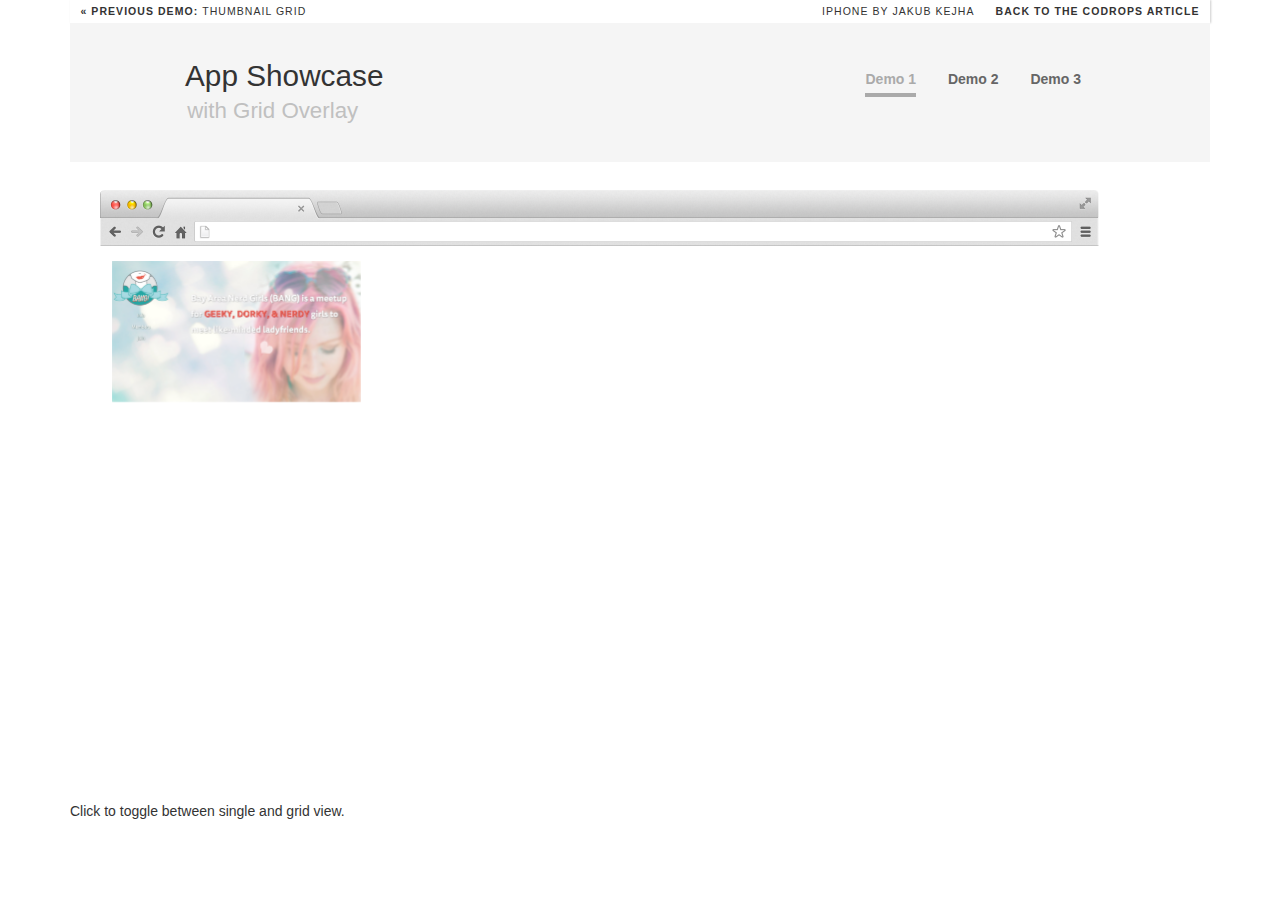
<file: AppShowcase/index.html>
<!DOCTYPE html>
<html lang="en">
	<head>
		<meta charset="UTF-8" />
		<meta http-equiv="X-UA-Compatible" content="IE=edge,chrome=1"> 
		<meta name="viewport" content="width=device-width, initial-scale=1.0"> 
		<title>App Showcase with Grid Overlay</title>
		<meta name="description" content="App Showcase with Grid Overlay" />
		<meta name="keywords" content="app, showcase, css transitions, perspective, 3d, grid, overlay, css3, jquery" />
		<meta name="author" content="Codrops" />
		<link rel="shortcut icon" href="../favicon.ico"> 
		<link rel="stylesheet" type="text/css" href="css/default.css" />
		<link rel="stylesheet" type="text/css" href="css/component.css" />
		<script src="js/modernizr.custom.js"></script>
	<link href="css/bootstrap.min.css" rel="stylesheet">

	</head>
	<body>
		<div class="container">	
			<!-- Codrops top bar -->
			<div class="codrops-top clearfix">
				<a href="http://tympanus.net/Tutorials/ThumbnailGridExpandingPreview/"><strong>&laquo; Previous Demo: </strong>Thumbnail Grid</a>
				<span class="right">
					<a href="http://dribbble.com/shots/990850-Minimal-iPhone-5-PSD-Free-Template-Updated">iPhone by Jakub Kejha</a>
					<a href="http://tympanus.net/codrops/?p=14621"><strong>Back to the Codrops Article</strong></a></span>
			</div><!--/ Codrops top bar -->
			<header class="clearfix">
				<div class="inner">
					<h1>App Showcase<span>with Grid Overlay</span></h1>
					<nav class="codrops-demos">
						<a class="current-demo" href="index.html">Demo 1</a>
						<a href="index2.html">Demo 2</a>
						<a href="index3.html">Demo 3</a>
					</nav>
				</div>
			</header>
			<div class="main">
				<div id="ac-wrapper" class="ac-wrapper">
					<div class="container">
						<div class="col-md-12">
							<div class="ac-device">
							<a href="#"><img src="images/content.png" class="img-responsive"/></a>
							</div>
							<div class="ac-grid">
								<a href="#"><img src="images/content.png" class="img-responsive"/></a>
								<a href="#"><img src="images/content2.png" class="img-responsive"/></a>
								<a href="#"><img src="images/content.png" class="img-responsive"/></a>
								<a href="#"><img src="images/content2.png" class="img-responsive"/></a>
								<a href="#"><img src="images/content.png" class="img-responsive"/></a>
								<a href="#"><img src="images/content.png" class="img-responsive"/></a>
								<a href="#"><img src="images/content.png" class="img-responsive"/></a>
								<a href="#"><img src="images/content.png" class="img-responsive"/></a>
							</div>
						</div>
					</div>
				</div>
				</div>	
				<p>Click to toggle between single and grid view.</p>			
			</div>
		</div><!-- /container -->
		<script src="https://ajax.googleapis.com/ajax/libs/jquery/1.9.1/jquery.min.js"></script>
		<script src="js/appshowcase.js"></script>
		<script type="text/javascript" src="js/retina-1.1.0.min.js"></script>
		<script>
			$(function() {
				AppShowcase.init();
			});
		</script>
	</body>
</html>
</file>
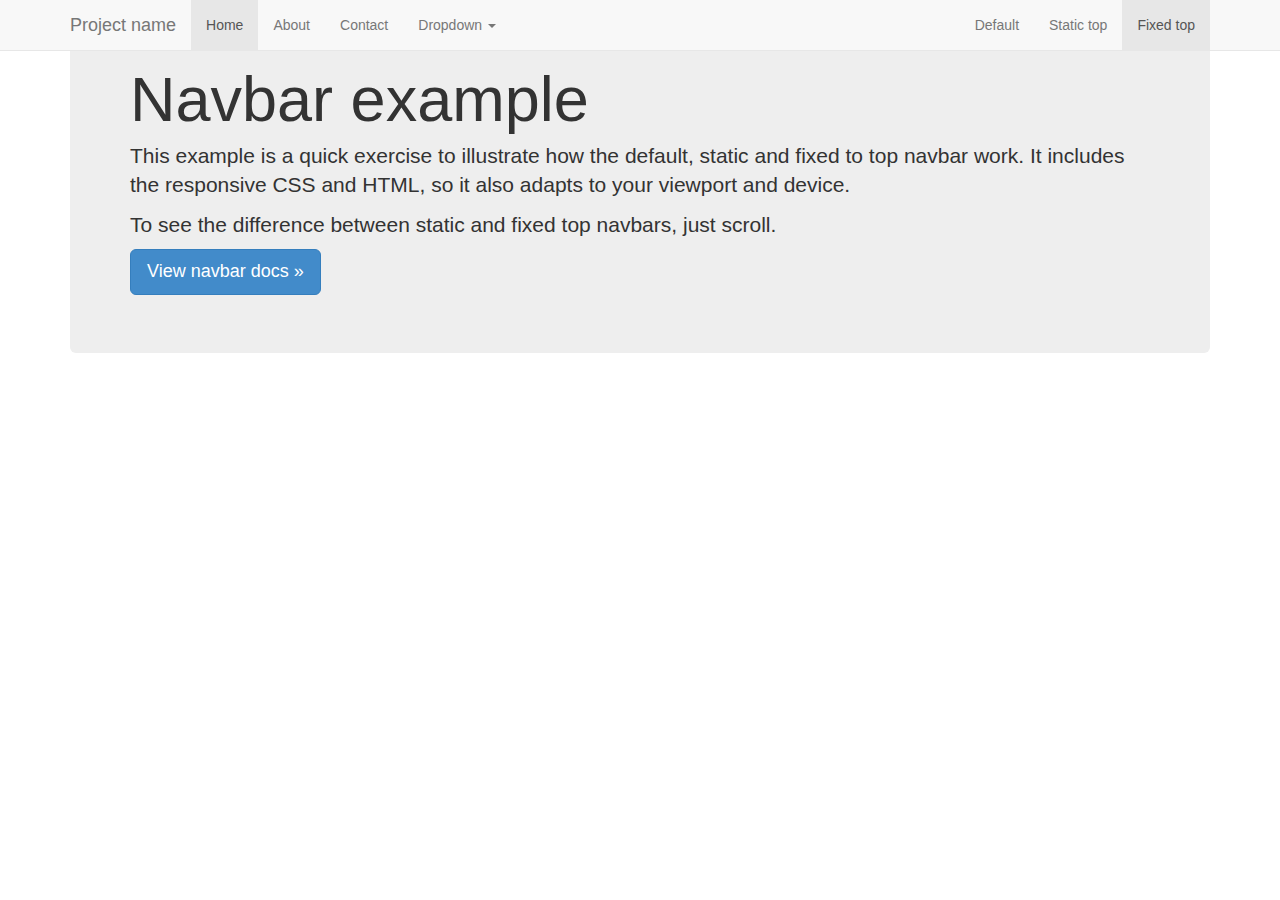
<file: indexC.html>
<!DOCTYPE html>
<html lang="en">
  <head>
    <meta charset="utf-8">
    <meta http-equiv="X-UA-Compatible" content="IE=edge">
    <meta name="viewport" content="width=device-width, initial-scale=1.0">
    <meta name="description" content="">
    <meta name="author" content="">
    <link rel="shortcut icon" href="../../docs-assets/ico/favicon.png">

    <title>Karina Baylocq | UX/UI Designer </title>

    <!-- Bootstrap core CSS -->
    <link href="css/bootstrap.min.css" rel="stylesheet">

    <!-- HTML5 shim and Respond.js IE8 support of HTML5 elements and media queries -->
    <!--[if lt IE 9]>
      <script src="https://oss.maxcdn.com/libs/html5shiv/3.7.0/html5shiv.js"></script>
      <script src="https://oss.maxcdn.com/libs/respond.js/1.3.0/respond.min.js"></script>
    <![endif]-->
  </head>

  <body>

    <!-- Fixed navbar -->
    <div class="navbar navbar-default navbar-fixed-top" role="navigation">
      <div class="container">
        <div class="navbar-header">
          <button type="button" class="navbar-toggle" data-toggle="collapse" data-target=".navbar-collapse">
            <span class="sr-only">Toggle navigation</span>
            <span class="icon-bar"></span>
            <span class="icon-bar"></span>
            <span class="icon-bar"></span>
          </button>
          <a class="navbar-brand" href="#">Project name</a>
        </div>
        <div class="navbar-collapse collapse">
          <ul class="nav navbar-nav">
            <li class="active"><a href="#">Home</a></li>
            <li><a href="#about">About</a></li>
            <li><a href="#contact">Contact</a></li>
            <li class="dropdown">
              <a href="#" class="dropdown-toggle" data-toggle="dropdown">Dropdown <b class="caret"></b></a>
              <ul class="dropdown-menu">
                <li><a href="#">Action</a></li>
                <li><a href="#">Another action</a></li>
                <li><a href="#">Something else here</a></li>
                <li class="divider"></li>
                <li class="dropdown-header">Nav header</li>
                <li><a href="#">Separated link</a></li>
                <li><a href="#">One more separated link</a></li>
              </ul>
            </li>
          </ul>
          <ul class="nav navbar-nav navbar-right">
            <li><a href="../navbar/">Default</a></li>
            <li><a href="../navbar-static-top/">Static top</a></li>
            <li class="active"><a href="./">Fixed top</a></li>
          </ul>
        </div><!--/.nav-collapse -->
      </div>
    </div>

    <div class="container">

      <!-- Main component for a primary marketing message or call to action -->
      <div class="jumbotron">
        <h1>Navbar example</h1>
        <p>This example is a quick exercise to illustrate how the default, static and fixed to top navbar work. It includes the responsive CSS and HTML, so it also adapts to your viewport and device.</p>
        <p>To see the difference between static and fixed top navbars, just scroll.</p>
        <p>
          <a class="btn btn-lg btn-primary" href="../../components/#navbar" role="button">View navbar docs &raquo;</a>
        </p>
      </div>

    </div> <!-- /container -->


    <!-- Bootstrap core JavaScript
    ================================================== -->
    <!-- Placed at the end of the document so the pages load faster -->
    <script src="https://code.jquery.com/jquery-1.10.2.min.js"></script>
    <script src="javascripts/bootstrap.min.js"></script>
  </body>
</html>
</file>
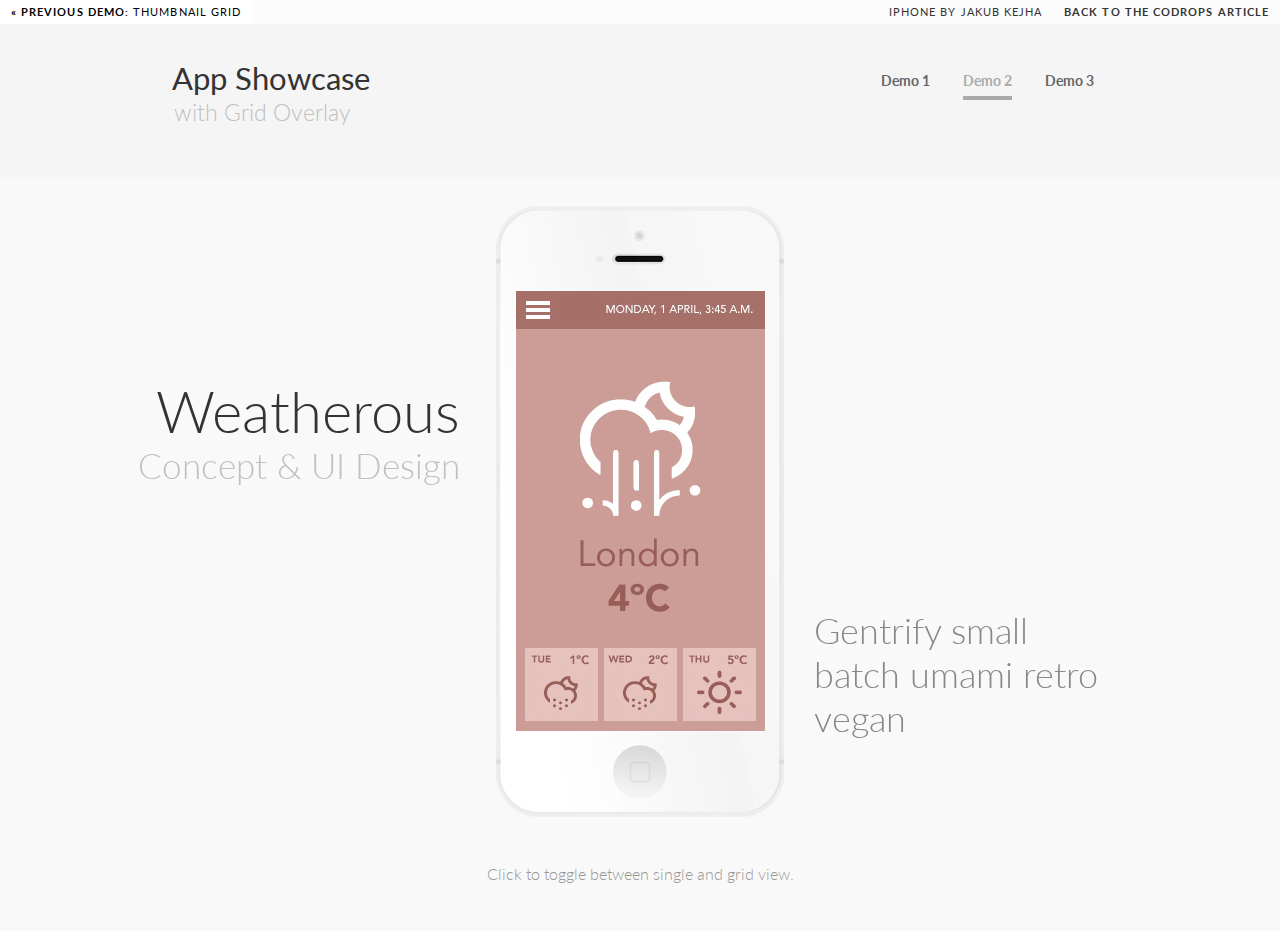
<file: AppShowcase/index2.html>
<!DOCTYPE html>
<html lang="en">
	<head>
		<meta charset="UTF-8" />
		<meta http-equiv="X-UA-Compatible" content="IE=edge,chrome=1"> 
		<meta name="viewport" content="width=device-width, initial-scale=1.0"> 
		<title>App Showcase with Grid Overlay</title>
		<meta name="description" content="App Showcase with Grid Overlay" />
		<meta name="keywords" content="app, showcase, css transitions, perspective, 3d, grid, overlay, css3, jquery" />
		<meta name="author" content="Codrops" />
		<link rel="shortcut icon" href="../favicon.ico"> 
		<link rel="stylesheet" type="text/css" href="css/default.css" />
		<link rel="stylesheet" type="text/css" href="css/component2.css" />
		<script src="js/modernizr.custom.js"></script>
	</head>
	<body>
		<div class="container">	
			<!-- Codrops top bar -->
			<div class="codrops-top clearfix">
				<a href="http://tympanus.net/Tutorials/ThumbnailGridExpandingPreview/"><strong>&laquo; Previous Demo: </strong>Thumbnail Grid</a>
				<span class="right">
					<a href="http://dribbble.com/shots/990850-Minimal-iPhone-5-PSD-Free-Template-Updated">iPhone by Jakub Kejha</a>
					<a href="http://tympanus.net/codrops/?p=14621"><strong>Back to the Codrops Article</strong></a></span>
			</div><!--/ Codrops top bar -->
			<header class="clearfix">
				<div class="inner">
					<h1>App Showcase<span>with Grid Overlay</span></h1>
					<nav class="codrops-demos">
						<a href="index.html">Demo 1</a>
						<a class="current-demo" href="index2.html">Demo 2</a>
						<a href="index3.html">Demo 3</a>
					</nav>
				</div>
			</header>
			<div class="main">
				<div id="ac-wrapper" class="ac-wrapper">
					<h2>Weatherous <span>Concept &amp; UI Design</span></h2>
					<div class="ac-device">
						<a href="#"><img src="images/screen2.jpg"/></a>
						<h3 class="ac-title">Gentrify small batch umami retro vegan</h3>
					</div>
					<div class="ac-grid">
						<a href="#"><img src="images/screen2.jpg"/><span>Gentrify small batch umami retro vegan</span></a>
						<a href="#"><img src="images/screen1.jpg"/><span>Chambray squid semiotics</span></a>
						<a href="#"><img src="images/screen3.jpg"/><span>Fashion axe blue bottle</span></a>
						<a href="#"><img src="images/screen4.jpg"/><span>Photo booth single-origin coffee</span></a>
					</div>
				</div>	
				<p>Click to toggle between single and grid view.</p>			
			</div>
		</div><!-- /container -->
		<script src="https://ajax.googleapis.com/ajax/libs/jquery/1.9.1/jquery.min.js"></script>
		<script src="js/appshowcase.js"></script>
		<script>
			$(function() {
				AppShowcase.init();
			});
		</script>
	</body>
</html>
</file>
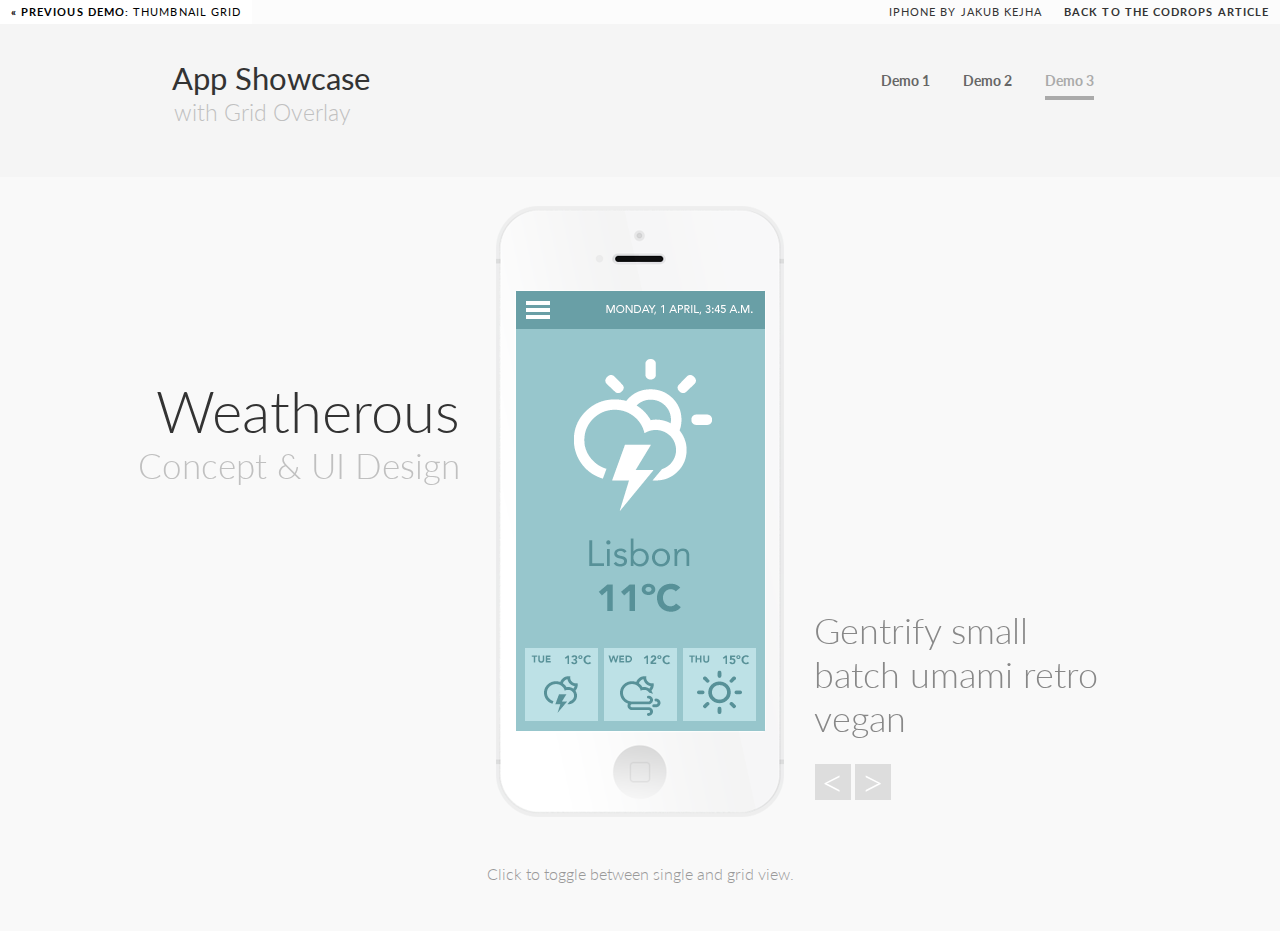
<file: AppShowcase/index3.html>
<!DOCTYPE html>
<html lang="en">
	<head>
		<meta charset="UTF-8" />
		<meta http-equiv="X-UA-Compatible" content="IE=edge,chrome=1"> 
		<meta name="viewport" content="width=device-width, initial-scale=1.0"> 
		<title>App Showcase with Grid Overlay</title>
		<meta name="description" content="App Showcase with Grid Overlay" />
		<meta name="keywords" content="app, showcase, css transitions, perspective, 3d, grid, overlay, css3, jquery" />
		<meta name="author" content="Codrops" />
		<link rel="shortcut icon" href="../favicon.ico"> 
		<link rel="stylesheet" type="text/css" href="css/default.css" />
		<link rel="stylesheet" type="text/css" href="css/component3.css" />
		<script src="js/modernizr.custom.js"></script>
	</head>
	<body>
		<div class="container">	
			<!-- Codrops top bar -->
			<div class="codrops-top clearfix">
				<a href="http://tympanus.net/Tutorials/ThumbnailGridExpandingPreview/"><strong>&laquo; Previous Demo: </strong>Thumbnail Grid</a>
				<span class="right">
					<a href="http://dribbble.com/shots/990850-Minimal-iPhone-5-PSD-Free-Template-Updated">iPhone by Jakub Kejha</a>
					<a href="http://tympanus.net/codrops/?p=14621"><strong>Back to the Codrops Article</strong></a></span>
			</div><!--/ Codrops top bar -->
			<header class="clearfix">
				<div class="inner">
					<h1>App Showcase<span>with Grid Overlay</span></h1>
					<nav class="codrops-demos">
						<a href="index.html">Demo 1</a>
						<a href="index2.html">Demo 2</a>
						<a class="current-demo" href="index3.html">Demo 3</a>
					</nav>
				</div>
			</header>
			<div class="main">
				<div id="ac-wrapper" class="ac-wrapper">
					<h2>Weatherous <span>Concept &amp; UI Design</span></h2>
					<div class="ac-device">
						<a href="#"><img src="images/screen1.jpg"/></a>
						<h3 class="ac-title">Gentrify small batch umami retro vegan</h3>
						<nav>
							<span>&lt;</span>
							<span>&gt;</span>
						</nav>
					</div>
					<div class="ac-grid">
						<a href="#"><img src="images/screen1.jpg"/><span>Gentrify small batch umami retro vegan</span></a>
						<a href="#"><img src="images/screen2.jpg"/><span>Chambray squid semiotics</span></a>
						<a href="#"><img src="images/screen3.jpg"/><span>Fashion axe blue bottle</span></a>
						<a href="#"><img src="images/screen4.jpg"/><span>Photo booth single-origin coffee</span></a>
						<a href="#"><img src="images/screen5.jpg"/><span>Flexitarian synth keytar blog master</span></a>
						<a href="#"><img src="images/screen6.jpg"/><span>Next level retro flexitarian freegan</span></a>
						<a href="#"><img src="images/screen7.jpg"/><span>Pour-over superious meggings terry</span></a>
						<a href="#"><img src="images/screen8.jpg"/><span>Seitan william vinyl chillwave</span></a>
					</div>
				</div>	
				<p>Click to toggle between single and grid view.</p>			
			</div>
		</div><!-- /container -->
		<script src="https://ajax.googleapis.com/ajax/libs/jquery/1.9.1/jquery.min.js"></script>
		<script src="js/appshowcase_3.js"></script>
		<script>
			$(function() {
				AppShowcase.init();
			});
		</script>
	</body>
</html>
</file>
<file: AppShowcase/css/component.css>
.ac-wrapper {
	width: 100%;
	position: relative;
	-webkit-perspective: 1000px;
	-moz-perspective: 1000px;
	perspective: 1000px;
	-webkit-perspective-origin: 50% 25%;
	-moz-perspective-origin: 50% 25%;
	perspective-origin: 50% 25%;
}

.ac-wrapper h2 {
	top: 20%;
	width: 50%;
	position: absolute;
	font-weight: 300;
	font-size: 4em;
	text-align: right;
	padding: 0 180px 0 50px;
}

.ac-wrapper h2 span {
	display: block;
	font-size: 60%;
	color: #c0c0c0;
}

.ac-device {
	background: url(../images/browser.png) no-repeat;
/*	width: 288px;
*/	height: 611px;
	margin: 0 auto;
	position: relative;
	-webkit-transition: all 0.3s ease;
	-moz-transition: all 0.3s ease;
	transition: all 0.3s ease;
	-webkit-transform-style: preserve-3d;
	-moz-transform-style: preserve-3d;
	transform-style: preserve-3d;
}

@media (-webkit-min-device-pixel-ratio: 2), 
(min-resolution: 192dpi) { 

    .ac-device{
        background: url(../images/browser@2x.png) no-repeat;
        background-size: 1000px;
    }
}

.ac-device a {
	height: 440px;
	width: 249px;
	display: inline-block;
	margin: 71px 0 0 12px;
}

.ac-device a img {
	display: block;
}

.ac-device h3 {
	position: absolute;
	font-size: 2.5em;
	left: 100%;
	width: 100%;
	top: 60%;
	margin-left: 30px;
	font-weight: 300;
	color: #888;
}

.ac-grid {
	position: absolute;
	width: 620px;
	left: 50%;
	margin-left: -310px;
	height: 100%;
	z-index: 1000;
	top: 0;
	opacity: 0;
	pointer-events: none;
	-webkit-transform-style: preserve-3d;
	-moz-transform-style: preserve-3d;
	transform-style: preserve-3d;
	-webkit-transition: all 0.3s ease;
	-moz-transition: all 0.3s ease;
	transition: all 0.3s ease;
	-webkit-transform: translateZ(-350px);
	-moz-transform: translateZ(-350px);
	transform: translateZ(-350px);
}

.ac-grid a {
	width: 145px;
	display: block;
	position: relative;
	float: left;
	margin: 10px 5px;
	cursor: pointer;
}

.ac-grid a img {
	display: block;
	width: 100%;
}

.ac-grid a span {
	position: absolute;
	height: 100%;
	width: 100%;
	left: 0;
	top: 0;
	text-transform: uppercase;
	padding: 3em 1em 0;
	z-index: 100;
	color: #ddd;
	background: rgba(0,0,0,0.4);
	font-weight: 700;
	opacity: 0;
	-webkit-transform: translateY(-5px);
	-moz-transform: translateY(-5px);
	transform: translateY(-5px);
	-webkit-transition: all 0.2s ease;
	-moz-transition: all 0.2s ease;
	transition: all 0.2s ease;
}

.ac-grid a:hover span {
	opacity: 1;
	-webkit-transform: translateY(0);
	-moz-transform: translateY(0);
	transform: translateY(0);
}

.ac-wrapper.ac-gridview .ac-device {
	-webkit-transform: translateZ(-350px);
	-moz-transform: translateZ(-350px);
	transform: translateZ(-350px);
	opacity: .6;
}

.ac-wrapper.ac-gridview .ac-grid {
	-webkit-transform: translateZ(0px);
	-moz-transform: translateZ(0px);
	transform: translateZ(0px);
	opacity: 1;
	pointer-events: auto;
}


/*
@media screen and (max-width: 63.875em) {
	.ac-wrapper { 
		font-size: 60%; 
		width: 100%; 
		padding: 0 20px;
	}

	.ac-device {
		margin: 0;
		width: 100%;
	}

	.ac-device h3 { 
		width: 50%;
		left: 290px;
	}

	.ac-wrapper h2 { 
		left: 308px; 
		padding: 0; 
		text-align: left; 
		margin-left: 30px;
	}
}

@media screen and (max-width: 39.8125em) {
	.ac-grid {
		width: 90%;
		left: 5%;
		margin-left: 0;
		padding-top: 150px;
	}

	.ac-grid a {
		width: 22%;
	}
}


@media screen and (max-width: 35.6875em) {
	.ac-wrapper {
		padding: 0 20px 100px;
	}

	.ac-wrapper h2 { 
		width: 100%;
		text-align: center;
		margin: 0 0 1em;
		top: 0;
		left: auto;
		position: relative;
	}

	.ac-device {
		margin: 0 auto;
		width: 288px;
	}

	.ac-device h3 {
		position: relative;
		margin: 0;
		left: auto;
		width: 100%;
		top: 100px;
		display: block;
		text-align: center;
	}
}
</file>
<file: AppShowcase/css/component2.css>
.ac-wrapper {
	width: 100%;
	position: relative;
	-webkit-perspective: 1000px;
	-moz-perspective: 1000px;
	perspective: 1000px;
	-webkit-perspective-origin: 50% 25%;
	-moz-perspective-origin: 50% 25%;
	perspective-origin: 50% 25%;
}

.ac-wrapper h2 {
	top: 20%;
	width: 50%;
	position: absolute;
	font-weight: 300;
	font-size: 4em;
	text-align: right;
	padding: 0 180px 0 50px;
	pointer-events: none;
}

.ac-wrapper h2 span {
	display: block;
	font-size: 60%;
	color: #c0c0c0;
}

.ac-device {
	background: url(../images/iPhone.png) no-repeat;
	width: 288px;
	height: 611px;
	margin: 0 auto;
	position: relative;
	-webkit-transition: all 0.3s ease;
	-moz-transition: all 0.3s ease;
	transition: all 0.3s ease;
	-webkit-transform-style: preserve-3d;
	-moz-transform-style: preserve-3d;
	transform-style: preserve-3d;
}

.ac-device a {
	height: 440px;
	width: 249px;
	display: inline-block;
	margin: 85px 0 0 20px;
}

.ac-device a img {
	display: block;
}

.ac-device h3 {
	position: absolute;
	font-size: 2.5em;
	left: 100%;
	width: 100%;
	top: 60%;
	margin-left: 30px;
	font-weight: 300;
	color: #888;
}

.ac-grid {
	position: absolute;
	width: 100%;
	padding-top: 3.6em;
	z-index: 1000;
	top: 0;
	left: 0;
	text-align: center;
	pointer-events: none;
	-webkit-transform-style: preserve-3d;
	-moz-transform-style: preserve-3d;
	transform-style: preserve-3d;
}

.ac-grid a {
	width: 220px;
	display: inline-block;
	position: relative;
	margin: 10px 5px;
	cursor: pointer;
	opacity: 0;
	pointer-events: none;
	-webkit-transition: all 0.3s ease;
	-moz-transition: all 0.3s ease;
	transition: all 0.3s ease;
	-webkit-transform: translateZ(-350px);
	-moz-transform: translateZ(-350px);
	transform: translateZ(-350px);
	-webkit-transition-delay: 0s;
	-moz-transition-delay: 0s;
	transition-delay: 0s;
}

.ac-grid a:first-child {
	-webkit-transform-origin: right center;
	-moz-transform-origin: right center;
	transform-origin: right center;
}

.ac-grid a:last-child {
	-webkit-transform-origin: left center;
	-moz-transform-origin: left center;
	transform-origin: left center;
}

.ac-grid a img {
	display: block;
	width: 100%;
}

.ac-grid a span {
	position: absolute;
	height: 100%;
	width: 100%;
	left: 0;
	top: 0;
	text-transform: uppercase;
	padding: 4em 1em 0;
	z-index: 100;
	color: #ddd;
	background: rgba(0,0,0,0.4);
	font-weight: 700;
	opacity: 0;
	-webkit-transform: translateY(-5px);
	-moz-transform: translateY(-5px);
	transform: translateY(-5px);
	-webkit-transition: all 0.2s ease;
	-moz-transition: all 0.2s ease;
	transition: all 0.2s ease;
}

.ac-grid a:hover span {
	opacity: 1;
	-webkit-transform: translateY(0);
	-moz-transform: translateY(0);
	transform: translateY(0);
}

.ac-wrapper.ac-gridview .ac-device {
	-webkit-transform: translateZ(-350px);
	-moz-transform: translateZ(-350px);
	transform: translateZ(-350px);
	opacity: .6;
}

.ac-wrapper.ac-gridview .ac-grid {
	pointer-events: auto;
}

.ac-wrapper.ac-gridview .ac-grid a {
	opacity: 1;
	pointer-events: auto;
}

.ac-wrapper.ac-gridview .ac-grid a:first-child {
	-webkit-transform: rotateY(-20deg) translateZ(0px);
	-moz-transform: rotateY(-20deg) translateZ(0px);
	transform: rotateY(-20deg) translateZ(0px);
}

.ac-wrapper.ac-gridview .ac-grid a:nth-child(2) {
	-webkit-transition-delay: 50ms;
	-moz-transition-delay: 50ms;
	transition-delay: 50ms;
	-webkit-transform: translateZ(0px);
	-moz-transform: translateZ(0px);
	transform: translateZ(0px);
}

.ac-wrapper.ac-gridview .ac-grid a:nth-child(3) {
	-webkit-transition-delay: 100ms;
	-moz-transition-delay: 100ms;
	transition-delay: 100ms;
	-webkit-transform: translateZ(0px);
	-moz-transform: translateZ(0px);
	transform: translateZ(0px);
}

.ac-wrapper.ac-gridview .ac-grid a:last-child {
	-webkit-transition-delay: 150ms;
	-moz-transition-delay: 150ms;
	transition-delay: 150ms;
	-webkit-transform: rotateY(20deg) translateZ(0px);
	-moz-transform: rotateY(20deg) translateZ(0px);
	transform: rotateY(20deg) translateZ(0px);
}

@media screen and (max-width: 63.875em) {
	.ac-wrapper { 
		font-size: 60%; 
		width: 100%; 
		padding: 0 20px;
	}

	.ac-device {
		margin: 0;
		width: 100%;
	}

	.ac-device h3 { 
		width: 50%;
		left: 290px;
	}

	.ac-wrapper h2 { 
		left: 308px; 
		padding: 0; 
		text-align: left; 
		margin-left: 30px;
	}
}

@media screen and (max-width: 58em) {
	.ac-grid {
		width: 90%;
		left: 5%;
		margin-left: 0;
		padding-top: 8em;
	}

	.ac-grid a {
		width: 22%;
	}
}


@media screen and (max-width: 35.6875em) {
	.ac-wrapper {
		padding: 0 20px 100px;
	}

	.ac-wrapper h2 { 
		width: 100%;
		text-align: center;
		margin: 0 0 1em;
		top: 0;
		left: auto;
		position: relative;
	}

	.ac-device {
		margin: 0 auto;
		width: 288px;
	}

	.ac-device h3 {
		position: relative;
		margin: 0;
		left: auto;
		width: 100%;
		top: 100px;
		display: block;
		text-align: center;
	}

	.ac-grid a {
		width: 40%;
	}

	.ac-wrapper.ac-gridview .ac-grid a {
		-webkit-transform: translateZ(0px) !important;
		-moz-transform: translateZ(0px) !important;
		transform: translateZ(0px) !important;
	}
}
</file>
<file: AppShowcase/css/component3.css>
.ac-wrapper {
	width: 100%;
	position: relative;
	-webkit-perspective: 1000px;
	-moz-perspective: 1000px;
	perspective: 1000px;
	-webkit-perspective-origin: 50% 25%;
	-moz-perspective-origin: 50% 25%;
	perspective-origin: 50% 25%;
}

.ac-wrapper h2 {
	top: 20%;
	width: 50%;
	position: absolute;
	font-weight: 300;
	font-size: 4em;
	text-align: right;
	padding: 0 180px 0 50px;
}

.ac-wrapper h2 span {
	display: block;
	font-size: 60%;
	color: #c0c0c0;
}

.ac-device {
	background: url(../images/iPhone.png) no-repeat;
	width: 288px;
	height: 611px;
	margin: 0 auto;
	position: relative;
	-webkit-transition: all 0.3s ease;
	-moz-transition: all 0.3s ease;
	transition: all 0.3s ease;
	-webkit-transform-style: preserve-3d;
	-moz-transform-style: preserve-3d;
	transform-style: preserve-3d;
}

.ac-device a {
	height: 440px;
	width: 249px;
	display: inline-block;
	position: relative;
	overflow: hidden;
	margin: 85px 0 0 20px;
}

.ac-device a img {
	display: block;
	position: absolute;
}

.ac-device h3 {
	position: absolute;
	font-size: 2.5em;
	left: 100%;
	width: 100%;
	top: 60%;
	margin-left: 30px;
	font-weight: 300;
	color: #888;
}

.ac-device nav {
	position: absolute;
	bottom: 1em;
	left: 100%;
	margin-left: 2em;
	width: 100%;
}

.ac-device nav span {
	display: block;
	font-size: 2.8em;
	font-weight: 300;
	cursor: pointer;
	color: #fff;
	background: #ddd;
	line-height: 0.9;
	padding: 0 0.08em;
	margin: 2px;
	float: left;
	width: 36px;
	text-align: center;
}

.ac-grid {
	position: absolute;
	width: 620px;
	left: 50%;
	margin-left: -310px;
	height: 100%;
	z-index: 1000;
	top: 0;
	opacity: 0;
	pointer-events: none;
	-webkit-transform-style: preserve-3d;
	-moz-transform-style: preserve-3d;
	transform-style: preserve-3d;
	-webkit-transition: all 0.3s ease;
	-moz-transition: all 0.3s ease;
	transition: all 0.3s ease;
	-webkit-transform: translateZ(-350px);
	-moz-transform: translateZ(-350px);
	transform: translateZ(-350px);
}

.ac-grid a {
	width: 145px;
	display: block;
	position: relative;
	float: left;
	margin: 10px 5px;
	cursor: pointer;
}

.ac-grid a img {
	display: block;
	width: 100%;
}

.ac-grid a span {
	position: absolute;
	height: 100%;
	width: 100%;
	left: 0;
	top: 0;
	text-transform: uppercase;
	padding: 3em 1em 0;
	z-index: 100;
	color: #ddd;
	background: rgba(0,0,0,0.4);
	font-weight: 700;
	opacity: 0;
	-webkit-transform: translateY(-5px);
	-moz-transform: translateY(-5px);
	transform: translateY(-5px);
	-webkit-transition: all 0.2s ease;
	-moz-transition: all 0.2s ease;
	transition: all 0.2s ease;
}

.ac-grid a:hover span {
	opacity: 1;
	-webkit-transform: translateY(0);
	-moz-transform: translateY(0);
	transform: translateY(0);
}

.ac-wrapper.ac-gridview .ac-device {
	-webkit-transform: translateZ(-350px);
	-moz-transform: translateZ(-350px);
	transform: translateZ(-350px);
	opacity: .6;
}

.ac-wrapper.ac-gridview .ac-grid {
	-webkit-transform: translateZ(0px);
	-moz-transform: translateZ(0px);
	transform: translateZ(0px);
	opacity: 1;
	pointer-events: auto;
}

@media screen and (max-width: 63.875em) {
	.ac-wrapper { 
		font-size: 60%; 
		width: 100%; 
		padding: 0 20px;
	}

	.ac-device {
		margin: 0;
		width: 100%;
	}

	.ac-device h3 { 
		width: 50%;
		left: 290px;
	}

	.ac-wrapper h2 { 
		left: 308px; 
		padding: 0; 
		text-align: left; 
		margin-left: 30px;
	}

	.ac-device nav {
		left: 280px;
		font-size: 2em;
	}
}

@media screen and (max-width: 39.8125em) {
	.ac-grid {
		width: 90%;
		left: 5%;
		margin-left: 0;
		padding-top: 150px;
	}

	.ac-grid a {
		width: 22%;
	}
}


@media screen and (max-width: 35.6875em) {
	.ac-wrapper {
		padding: 0 20px 100px;
	}

	.ac-wrapper h2 { 
		width: 100%;
		text-align: center;
		margin: 0 0 1em;
		top: 0;
		left: auto;
		position: relative;
	}

	.ac-device {
		margin: 0 auto;
		width: 288px;
	}

	.ac-device h3 {
		position: relative;
		margin: 0;
		left: auto;
		top: auto;
		width: 100%;
		padding-top: 100px;
		display: block;
		text-align: center;
	}

	.ac-device nav {
		position: relative;
		padding-top: 20px;
		text-align: center;
		bottom: auto;
		margin: 0;
		left: auto;
	}
}
</file>
<file: AppShowcase/css/default.css>
/* General Demo Style */
@import url(http://fonts.googleapis.com/css?family=Lato:300,400,700);

@font-face {
	font-family: 'fontawesome';
	src:url('../fonts/fontawesome.eot');
	src:url('../fonts/fontawesome.eot?#iefix') format('embedded-opentype'),
		url('../fonts/fontawesome.svg#fontawesome') format('svg'),
		url('../fonts/fontawesome.woff') format('woff'),
		url('../fonts/fontawesome.ttf') format('truetype');
	font-weight: normal;
	font-style: normal;
}

body, html { font-size: 100%; 	padding: 0; margin: 0;}

/* Reset */
*,
*:after,
*:before {
	-webkit-box-sizing: border-box;
	-moz-box-sizing: border-box;
	box-sizing: border-box;
}

/* Clearfix hack by Nicolas Gallagher: http://nicolasgallagher.com/micro-clearfix-hack/ */
.clearfix:before,
.clearfix:after {
	content: " ";
	display: table;
}

.clearfix:after {
	clear: both;
}

body {
    font-family: 'Lato', Calibri, Arial, sans-serif;
    color: #333;
    background: #f9f9f9;
    font-size: 0.9em;
    overflow-x: hidden;

}

a {
	color: #999;
	text-decoration: none;
}

a:hover {
	color: #000;
}

.container > header {
	padding: 1em 1.875em;
	margin-bottom: 2em;
	background: #f5f5f5;
	position: relative;
}

.inner {
	max-width: 65em;
	width: 100%;
	margin: 0 auto;
}

.container > header h1 {
	font-size: 2.125em;
	line-height: 1.3;
	text-align: left;
	font-weight: 400;
	float: left;
	width: 50%;
}

.container > header span {
	display: block;
	font-weight: 300;
	font-size: 75%;
	color: #c0c0c0;
	padding: 0 0 0.6em 0.1em;
}

.main > p {
	font-weight: 300;
	font-size: 1.1em;
	color: #999;
	text-align: center;
	padding: 2em;
}

/* Header Style */
.codrops-top {
	background: #fff;
	background: rgba(255, 255, 255, 0.5);
	text-transform: uppercase;
	position: relative;
	font-size: 0.75em;
	box-shadow: 1px 0px 2px rgba(0,0,0,0.2);
	line-height: 2.2;
}

.codrops-top a {
	padding: 0 1em;
	letter-spacing: 0.1em;
	color: #333;
	display: inline-block;
}

.codrops-top a:hover {
	background: rgba(255,255,255,0.8);
	color: #000;
}

.codrops-top span.right {
	float: right;
}

.codrops-top span.right a {
	float: left;
	display: block;
}

/* Demo Buttons Style */
.codrops-demos {
	float: right;
	padding-top: 1em;
}

.codrops-demos a {
    display: inline-block;
    margin: 1em;
    line-height: 2;
    color: #666;
    font-weight: 700;
    border-bottom: 4px solid transparent;
}

.codrops-demos a:hover {
	color: #000;
	border-color: #000;
}

.codrops-demos a.current-demo,
.codrops-demos a.current-demo:hover {
	color: #aaa;
	border-color: #aaa;
}
</file>
